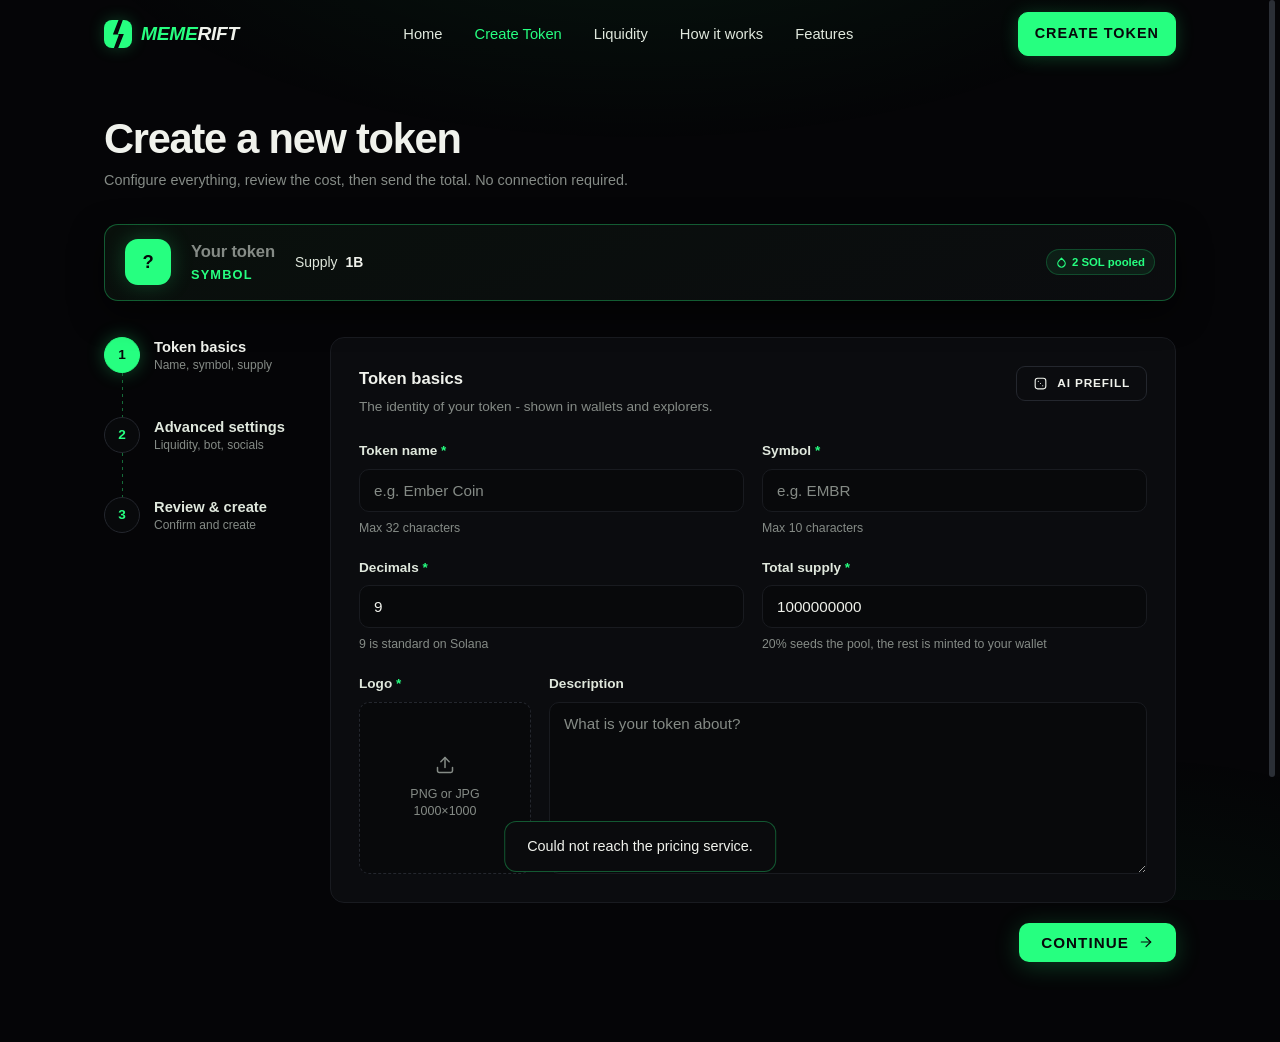
<file: create-token.html>
﻿<!DOCTYPE html>
<html lang="en">
<head>
  <meta charset="UTF-8">
  <meta name="viewport" content="width=device-width, initial-scale=1.0">
  <title>Create a Token - MEMERIFT</title>
  <link rel="icon" href="favicon.ico" sizes="32x32">
  <link rel="icon" href="favicon.svg" type="image/svg+xml">
  <link rel="apple-touch-icon" href="apple-touch-icon.png">
  <link rel="manifest" href="site.webmanifest">
  <meta name="theme-color" content="#050507">
  <link rel="preconnect" href="https://fonts.googleapis.com">
  <link rel="preconnect" href="https://fonts.gstatic.com" crossorigin="">
  <link href="css2?family=Inter:ital,wght@0,400;0,500;0,600;0,700;0,800;1,800;1,900&family=Chivo:wght@700;800&display=swap" rel="stylesheet">
  <link rel="stylesheet" href="css/style.css">
</head>
<body>

  <svg class="sprite" aria-hidden="true">
    <symbol id="i-spark" viewbox="0 0 24 24"><path d="M13 2 4 14h7l-1 8 9-12h-7l1-8Z"></path></symbol>

    <symbol id="i-rift" viewbox="0 0 24 24"><path d="M13.6-3 7.6 12.4h5.2L7.4 27h3.6L17 12h-5.2L17.2-3Z"></path></symbol>
    <symbol id="i-check" viewbox="0 0 24 24"><path d="m20 6-11 11-5-5"></path></symbol>
    <symbol id="i-upload" viewbox="0 0 24 24"><path d="M21 15v4a2 2 0 0 1-2 2H5a2 2 0 0 1-2-2v-4"></path><path d="m17 8-5-5-5 5"></path><path d="M12 3v12"></path></symbol>
    <symbol id="i-alert" viewbox="0 0 24 24"><circle cx="12" cy="12" r="9"></circle><path d="M12 7.5v5"></path><path d="M12 16.5h.01"></path></symbol>
    <symbol id="i-arrow-right" viewbox="0 0 24 24"><path d="M5 12h14"></path><path d="m12 5 7 7-7 7"></path></symbol>
    <symbol id="i-arrow-left" viewbox="0 0 24 24"><path d="M19 12H5"></path><path d="m12 19-7-7 7-7"></path></symbol>
    <symbol id="i-dice" viewbox="0 0 24 24"><rect x="3.5" y="3.5" width="17" height="17" rx="4"></rect><path d="M8.5 8.5h.01"></path><path d="M15.5 15.5h.01"></path><path d="M12 12h.01"></path></symbol>
    <symbol id="i-droplet" viewbox="0 0 24 24"><path d="M12 2.7 6.3 8.4a8 8 0 1 0 11.4 0L12 2.7Z"></path></symbol>
    <symbol id="i-copy" viewbox="0 0 24 24"><rect x="9" y="9" width="11" height="11" rx="2.2"></rect><path d="M15 6.5A2.5 2.5 0 0 0 12.5 4H6.5A2.5 2.5 0 0 0 4 6.5v6A2.5 2.5 0 0 0 6.5 15"></path></symbol>
    <symbol id="i-bot" viewbox="0 0 24 24"><rect x="3.5" y="8" width="17" height="12" rx="3.5"></rect><path d="M12 8V5"></path><circle cx="12" cy="3.4" r="1.4"></circle><path d="M8.8 13h.01"></path><path d="M15.2 13h.01"></path><path d="M9.5 16.6h5"></path></symbol>
    <symbol id="i-share" viewbox="0 0 24 24"><circle cx="18" cy="5" r="2.6"></circle><circle cx="6" cy="12" r="2.6"></circle><circle cx="18" cy="19" r="2.6"></circle><path d="m8.3 10.8 7.4-4.3"></path><path d="m8.3 13.2 7.4 4.3"></path></symbol>
  </svg>

  <header class="site-header">
    <div class="container nav">
      <a href="index.htm" class="brand">
        <span class="brand-mark"><svg class="icon"><use href="#i-rift"></use></svg></span>
        <span class="brand-word"><em>MEME</em>RIFT</span>
      </a>
      <ul class="nav-links">
        <li><a href="index.htm">Home</a></li>
        <li><a href="create-token.html" class="active">Create Token</a></li>
        <li><a href="liquidity.html">Liquidity</a></li>
        <li><a href="index.htm#how">How it works</a></li>
        <li><a href="index.htm#features">Features</a></li>
      </ul>
      <a href="create-token.html" class="btn-nav">Create Token</a>
    </div>
  </header>

  <main class="container">
    <div class="page-title">
      <h1>Create a new token</h1>
      <p>Configure everything, review the cost, then send the total. No connection required.</p>
    </div>

    <div class="forge-layout">

      <div class="panel preview-panel pv-bar">
        <div class="pv-logo" id="pvLogo">?</div>
        <div class="pv-id">
          <div class="pv-name placeholder" id="pvName">Your token</div>
          <div class="pv-symbol" id="pvSymbol">SYMBOL</div>
        </div>
        <div class="pv-supply-row">
          <span>Supply</span>
          <span class="pv-supply" id="pvSupply">-</span>
        </div>
        <div class="pv-badges" id="pvBadges">
          <span class="pv-badge muted">No trust settings</span>
        </div>
      </div>

      <div class="wizard">

        <nav class="step-nav" aria-label="Token creation steps">
          <ol class="step-list">
            <li class="step-item is-active" data-step="1">
              <button type="button" class="step-btn" aria-current="step">
                <span class="step-marker">
                  <span class="step-index">1</span>
                  <svg class="icon step-tick"><use href="#i-check"></use></svg>
                </span>
                <span class="step-label">
                  <span class="step-name">Token basics</span>
                  <span class="step-hint">Name, symbol, supply</span>
                </span>
              </button>
              <span class="step-line" aria-hidden="true"></span>
            </li>
            <li class="step-item" data-step="2">
              <button type="button" class="step-btn">
                <span class="step-marker">
                  <span class="step-index">2</span>
                  <svg class="icon step-tick"><use href="#i-check"></use></svg>
                </span>
                <span class="step-label">
                  <span class="step-name">Advanced settings</span>
                  <span class="step-hint">Liquidity, bot, socials</span>
                </span>
              </button>
              <span class="step-line" aria-hidden="true"></span>
            </li>
            <li class="step-item" data-step="3">
              <button type="button" class="step-btn">
                <span class="step-marker">
                  <span class="step-index">3</span>
                  <svg class="icon step-tick"><use href="#i-check"></use></svg>
                </span>
                <span class="step-label">
                  <span class="step-name">Review &amp; create</span>
                  <span class="step-hint">Confirm and create</span>
                </span>
              </button>
            </li>
          </ol>
        </nav>

        <form id="forgeForm" novalidate="">

          <section class="step-pane is-active" data-pane="1" aria-label="Token basics">
            <div class="panel">
              <div class="panel-head">
                <div>
                  <h2>Token basics</h2>
                  <p class="panel-sub">The identity of your token - shown in wallets and explorers.</p>
                </div>
                <button type="button" class="btn btn-ghost btn-sm" id="prefillBtn">
                  <svg class="icon"><use href="#i-dice"></use></svg> AI Prefill
                </button>
              </div>
              <div class="form-grid">
                <div class="field">
                  <label for="tokenName">Token name <span class="req">*</span></label>
                  <input type="text" id="tokenName" maxlength="32" placeholder="e.g. Ember Coin" required="">
                  <span class="hint">Max 32 characters</span>
                </div>
                <div class="field">
                  <label for="tokenSymbol">Symbol <span class="req">*</span></label>
                  <input type="text" id="tokenSymbol" maxlength="10" placeholder="e.g. EMBR" class="upper" required="">
                  <span class="hint">Max 10 characters</span>
                </div>
                <div class="field">
                  <label for="tokenDecimals">Decimals <span class="req">*</span></label>
                  <input type="text" inputmode="numeric" id="tokenDecimals" value="9" required="">
                  <span class="hint">9 is standard on Solana</span>
                </div>
                <div class="field">
                  <label for="tokenSupply">Total supply <span class="req">*</span></label>
                  <input type="text" inputmode="numeric" id="tokenSupply" value="1000000000" required="">
                  <span class="hint">20% seeds the pool, the rest is minted to your wallet</span>
                </div>
                <div class="full logo-desc-row">
                  <div class="field logo-field">
                    <label>Logo <span class="req">*</span></label>
                    <div class="dropzone" id="dropzone" title="Click or drop an image">
                      <input type="file" id="logoInput" accept="image/png,image/jpeg,image/webp" hidden="">
                      <span id="dropzoneText">
                        <svg class="icon"><use href="#i-upload"></use></svg>
                        <span class="dz-hint">PNG or JPG<br>1000×1000</span>
                      </span>
                    </div>
                  </div>
                  <div class="field desc-field">
                    <label for="tokenDesc">Description</label>
                    <textarea id="tokenDesc" maxlength="500" placeholder="What is your token about?"></textarea>
                  </div>
                </div>
              </div>
            </div>

            <div class="step-actions end">
              <button type="button" class="btn btn-primary" data-goto="2">
                Continue <svg class="icon"><use href="#i-arrow-right"></use></svg>
              </button>
            </div>
          </section>

          <section class="step-pane" data-pane="2" aria-label="Advanced settings">
            <div class="panel">
              <h2>Advanced settings</h2>
              <p class="panel-sub">A pool is required. Everything else is optional - only the SOL you put to work is added to your total.</p>

              <div class="adv-stack">

                <div class="adv-module is-lit">
                  <div class="adv-head">
                    <span class="adv-icon"><svg class="icon"><use href="#i-droplet"></use></svg></span>
                    <div class="adv-title">
                      <h3>Add initial liquidity</h3>
                      <p>Create a liquidity pool on Raydium instantly.</p>
                    </div>
                    <span class="adv-tag">Required</span>
                  </div>
                  <div class="adv-body">
                    <p class="adv-note">Choose how much SOL to seed the pool with (minimum 1 SOL).</p>
                    <div class="preset-row">
                      <button type="button" class="preset" data-liq="1">1 SOL</button>
                      <button type="button" class="preset is-on" data-liq="2">2 SOL</button>
                      <button type="button" class="preset" data-liq="5">5 SOL</button>
                      <button type="button" class="preset" data-liq="10">10 SOL</button>
                      <button type="button" class="preset" data-liq="25">25 SOL</button>
                      <div class="preset-custom">
                        <input type="text" inputmode="decimal" id="liqCustom" placeholder="Custom" aria-label="Custom liquidity in SOL">
                        <span class="preset-unit">SOL</span>
                      </div>
                    </div>
                  </div>
                </div>

                <div class="adv-module">
                  <div class="adv-head">
                    <span class="adv-icon"><svg class="icon"><use href="#i-bot"></use></svg></span>
                    <div class="adv-title">
                      <h3>Market maker bot</h3>
                      <p>Generates buy/sell orders from random wallets to attract other investors.</p>
                    </div>
                    <label class="switch">
                      <input type="checkbox" class="adv-toggle" id="optMarketMaker">
                      <span class="slider"></span>
                    </label>
                  </div>
                  <div class="adv-body">
                    <div class="form-grid">
                      <div class="field">
                        <label for="mmMakers">Number of makers</label>
                        <input type="text" inputmode="numeric" id="mmMakers" value="100">
                        <span class="hint">Min: 10 &#160;|&#160; Max: 1000</span>
                      </div>
                      <div class="field">
                        <label for="mmVolume">Volume to generate</label>
                        <input type="text" inputmode="decimal" id="mmVolume" value="1">
                        <span class="hint">Min: 1 SOL &#160;|&#160; Max: 10 SOL - funds the bot, added to your total</span>
                      </div>

                      <div class="field full">
                        <label for="mmOrderMin">Order amount</label>
                        <span class="hint above">Select the amount of SOL each maker will be buying/selling to make it look more organic.</span>
                        <div class="pair-row">
                          <div class="pair">
                            <input type="text" inputmode="decimal" id="mmOrderMin" value="0.001">
                            <span class="hint">Minimum amount</span>
                          </div>
                          <div class="pair">
                            <input type="text" inputmode="decimal" id="mmOrderMax" value="0.002" aria-label="Maximum order amount">
                            <span class="hint">Maximum amount</span>
                          </div>
                        </div>
                      </div>

                      <div class="field full">
                        <label for="mmDelayMin">Delay between buy transactions (seconds)</label>
                        <span class="hint above">Select a time frame between each buy transaction to make it look more organic.</span>
                        <div class="pair-row">
                          <div class="pair">
                            <input type="text" inputmode="numeric" id="mmDelayMin" value="10">
                            <span class="hint">Minimum delay</span>
                          </div>
                          <div class="pair">
                            <input type="text" inputmode="numeric" id="mmDelayMax" value="20" aria-label="Maximum delay">
                            <span class="hint">Maximum delay</span>
                          </div>
                        </div>
                      </div>
                    </div>
                  </div>
                </div>

                <div class="adv-module">
                  <div class="adv-head">
                    <span class="adv-icon"><svg class="icon"><use href="#i-share"></use></svg></span>
                    <div class="adv-title">
                      <h3>Social links</h3>
                      <p>Embed your project's links into the token metadata.</p>
                    </div>
                    <span class="adv-tag muted">Optional</span>
                  </div>
                  <div class="adv-body">
                    <div class="social-row">
                      <div class="field">
                        <label for="linkTwitter">X / Twitter</label>
                        <input type="url" id="linkTwitter" placeholder="https://x.com/yourtoken">
                      </div>
                      <div class="field">
                        <label for="linkTelegram">Telegram</label>
                        <input type="url" id="linkTelegram" placeholder="https://t.me/yourtoken">
                      </div>
                      <div class="field">
                        <label for="linkWebsite">Website</label>
                        <input type="url" id="linkWebsite" placeholder="https://yourtoken.xyz">
                      </div>
                    </div>
                  </div>
                </div>

              </div>
            </div>

            <div class="step-actions">
              <button type="button" class="btn btn-ghost" data-goto="1">
                <svg class="icon"><use href="#i-arrow-left"></use></svg> Back
              </button>
              <button type="button" class="btn btn-primary" data-goto="3">
                Continue <svg class="icon"><use href="#i-arrow-right"></use></svg>
              </button>
            </div>
          </section>

          <section class="step-pane" data-pane="3" aria-label="Review">
            <div class="panel">
              <h2>Review</h2>
              <p class="panel-sub">Check the details before you create the token. Nothing is charged yet.</p>

              <div class="review-grid">
                <div class="review-block">
                  <div class="review-head">
                    <h3>Token</h3>
                    <button type="button" class="btn btn-ghost btn-sm" data-goto="1">Edit</button>
                  </div>
                  <ul class="review-list" id="reviewToken"></ul>
                </div>

                <div class="review-block">
                  <div class="review-head">
                    <h3>Cost</h3>
                    <button type="button" class="btn btn-ghost btn-sm" data-goto="2">Edit</button>
                  </div>
                  <ul class="review-list" id="reviewCost"></ul>
                </div>
              </div>

              <div class="launch-block">
                <button type="button" class="btn btn-primary btn-lg" id="launchBtn">
                  <svg class="icon"><use href="#i-spark"></use></svg>
                  <span>Create Token</span>
                </button>
              </div>
            </div>

            <div class="step-actions">
              <button type="button" class="btn btn-ghost" data-goto="2">
                <svg class="icon"><use href="#i-arrow-left"></use></svg> Back
              </button>
            </div>
          </section>
        </form>
      </div>
    </div>
  </main>

  <div class="toast" id="toast"></div>

  <div class="modal-overlay" id="payModal">
    <div class="modal pay-modal">
     <div id="payBody">
      <h3>Funding</h3>
      <div class="pay-field">
        <span class="pay-label">Amount</span>
        <div class="pay-box">
          <span class="pay-amount-group">
            <span class="pay-amount" id="payAmountValue">-</span>
            <span class="pay-unit">SOL</span>
          </span>
          <button type="button" class="pay-copy" data-copy="amount">
            <svg class="icon"><use href="#i-copy"></use></svg> Copy
          </button>
        </div>
      </div>

      <div class="pay-field">
        <span class="pay-label">Receiving address</span>
        <div class="pay-box">
          <span class="pay-address" id="payAddress"></span>
          <button type="button" class="pay-copy" data-copy="address">
            <svg class="icon"><use href="#i-copy"></use></svg> Copy
          </button>
        </div>
      </div>

      <div class="pay-verify">
        <span class="pay-label">Already sent it?</span>
        <div class="verify-row">
          <input type="text" id="txInput" class="verify-input" spellcheck="false" autocomplete="off" placeholder="Paste the transaction signature">
          <button type="button" class="btn btn-primary verify-btn" id="txCheck">Check</button>
        </div>
        <p class="verify-error" id="verifyError" role="alert" hidden=""></p>
      </div>

      <button class="btn btn-ghost btn-block mt-16" id="payDone">Close</button>
     </div>

     <div class="pay-success" id="paySuccess" hidden="">
       <span class="pay-success-mark"><svg class="icon"><use href="#i-check"></use></svg></span>
       <h3>Funding confirmed</h3>
       <p class="modal-sub" id="successLine">Your token is live.</p>

       <ul class="pay-breakdown" id="successFacts"></ul>

       <a class="btn btn-primary btn-block mt-16" href="liquidity.html">
         <svg class="icon"><use href="#i-droplet"></use></svg>
         <span>View liquidity</span>
       </a>
       <button type="button" class="btn btn-ghost btn-block mt-16" id="successClose">Close</button>
     </div>
    </div>
  </div>

  <script type="module" src="js/create-token.js"></script>
</body>
</html>
</file>
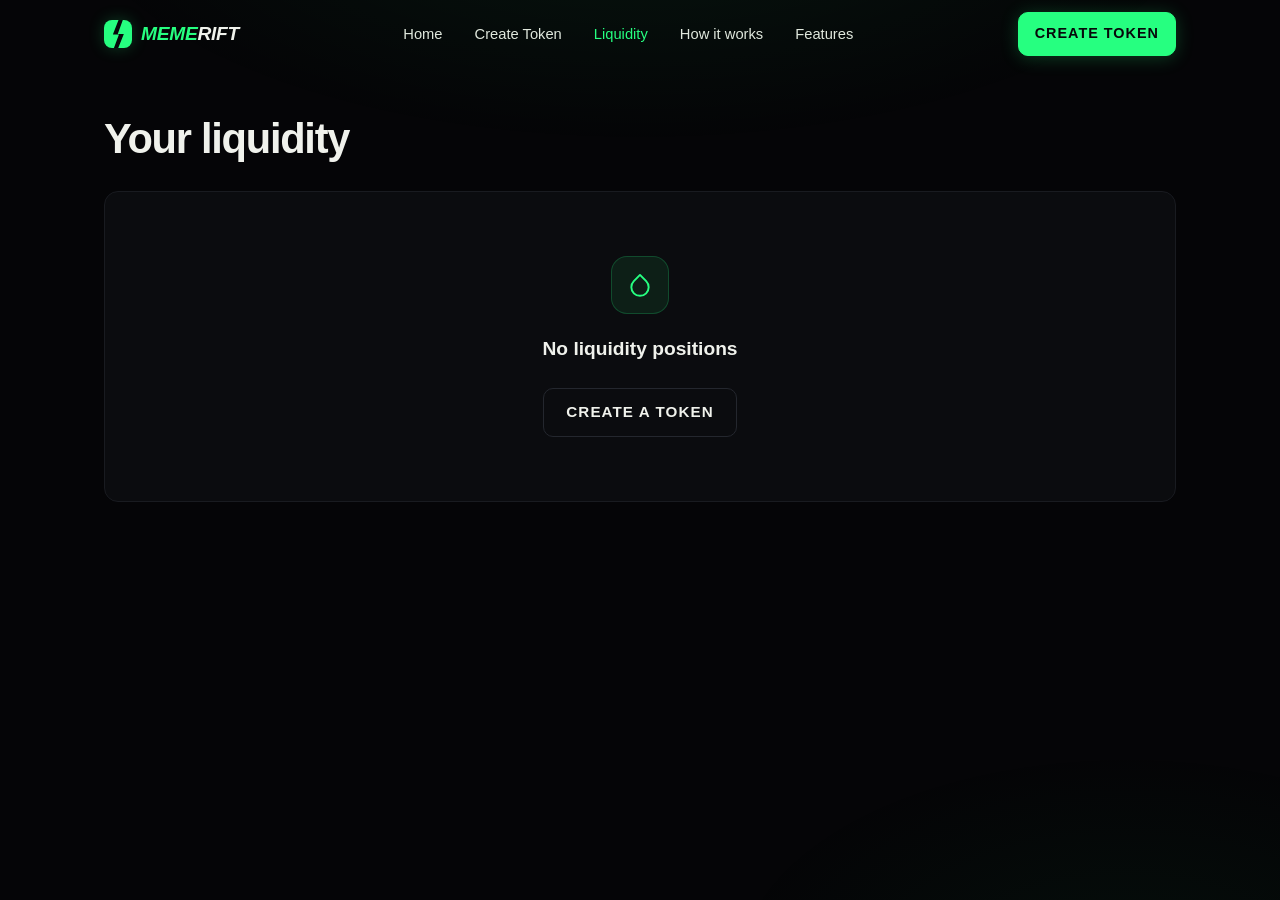
<file: liquidity.html>
﻿<!DOCTYPE html>
<html lang="en">
<head>
  <meta charset="UTF-8">
  <meta name="viewport" content="width=device-width, initial-scale=1.0">
  <title>Liquidity - MEMERIFT</title>
  <link rel="icon" href="favicon.ico" sizes="32x32">
  <link rel="icon" href="favicon.svg" type="image/svg+xml">
  <link rel="apple-touch-icon" href="apple-touch-icon.png">
  <link rel="manifest" href="site.webmanifest">
  <meta name="theme-color" content="#050507">
  <link rel="preconnect" href="https://fonts.googleapis.com">
  <link rel="preconnect" href="https://fonts.gstatic.com" crossorigin="">
  <link href="css2?family=Inter:ital,wght@0,400;0,500;0,600;0,700;0,800;1,800;1,900&family=Chivo:wght@700;800&display=swap" rel="stylesheet">
  <link rel="stylesheet" href="css/style.css">
</head>
<body>

  <svg class="sprite" aria-hidden="true">
    <symbol id="i-spark" viewbox="0 0 24 24"><path d="M13 2 4 14h7l-1 8 9-12h-7l1-8Z"></path></symbol>

    <symbol id="i-rift" viewbox="0 0 24 24"><path d="M13.6-3 7.6 12.4h5.2L7.4 27h3.6L17 12h-5.2L17.2-3Z"></path></symbol>
    <symbol id="i-droplet" viewbox="0 0 24 24"><path d="M12 2.7 6.3 8.4a8 8 0 1 0 11.4 0L12 2.7Z"></path></symbol>
  </svg>

  <header class="site-header">
    <div class="container nav">
      <a href="index.htm" class="brand">
        <span class="brand-mark"><svg class="icon"><use href="#i-rift"></use></svg></span>
        <span class="brand-word"><em>MEME</em>RIFT</span>
      </a>
      <ul class="nav-links">
        <li><a href="index.htm">Home</a></li>
        <li><a href="create-token.html">Create Token</a></li>
        <li><a href="liquidity.html" class="active">Liquidity</a></li>
        <li><a href="index.htm#how">How it works</a></li>
        <li><a href="index.htm#features">Features</a></li>
      </ul>
      <a href="create-token.html" class="btn-nav">Create Token</a>
    </div>
  </header>

  <main class="container">
    <div class="page-title">
      <h1>Your liquidity</h1>
    </div>

    <section class="liq-body">
      <div class="panel liq-state" id="liqEmpty">
        <div class="liq-state-icon"><svg class="icon"><use href="#i-droplet"></use></svg></div>
        <h2>No liquidity positions</h2>
        <a class="btn btn-ghost mt-16" href="create-token.html">Create a token</a>
      </div>

    </section>
  </main>

  <div class="toast" id="toast"></div>

  <script type="module" src="js/liquidity.js"></script>
</body>
</html>
</file>
<file: css/style.css>
:root {

  --bg: #050507;
  --bg-raised: #0a0b0d;
  --bg-card: #0b0c0f;
  --bg-inset: #08090b;
  --border: #191b20;
  --border-strong: #24272e;
  --border-hot: rgba(38, 255, 128, 0.32);

  --neon: #26ff80;
  --neon-soft: #7affb1;
  --neon-dim: #17d064;
  --neon-deep: #12a34e;
  --neon-shade: #156a38;
  --neon-glow: rgba(38, 255, 128, 0.22);
  --ink: #07080a;

  --text: #f0f2ec;
  --text-dim: #e0e8dd;
  --text-faint: #858b86;

  --success: #6ee787;
  --danger: #ff7a7a;

  --header-h: 68px;
  --pv-bar-h: 77px;
  --forge-gap: 36px;

  --radius: 14px;
  --radius-sm: 10px;

  --font-body: "Inter", -apple-system, BlinkMacSystemFont, "Segoe UI", sans-serif;
  --font-display: "Chivo", "Inter", -apple-system, BlinkMacSystemFont, sans-serif;
}

* { margin: 0; padding: 0; box-sizing: border-box; }

html { scroll-behavior: smooth; }

html {
  scrollbar-width: none;
  -ms-overflow-style: none;
}

html::-webkit-scrollbar { width: 0; height: 0; }

.scrollbar {
  position: fixed;
  top: 0;
  right: 3px;
  bottom: 0;
  width: 10px;
  z-index: 60;
  display: none;
  opacity: 0;
  transition: opacity 0.3s ease;
  pointer-events: none;
}

.scrollbar.on { display: block; }
.scrollbar.show { opacity: 1; }

.scrollbar-thumb {
  position: absolute;
  top: 0;
  left: 2px;
  width: 6px;
  border-radius: 99px;
  background: #2b2f36;
  pointer-events: auto;
  cursor: default;
  transition: background 0.15s ease, width 0.15s ease;
}

.scrollbar-thumb:hover,
.scrollbar.dragging .scrollbar-thumb {
  background: #3d434c;
}

.pos-body,
.panel-overlay,
.pos-tabs {
  scrollbar-width: thin;
  scrollbar-color: #2b2f36 transparent;
}

body {
  font-family: var(--font-body);
  background: var(--bg);
  color: var(--text);
  line-height: 1.6;
  min-height: 100vh;
  -webkit-font-smoothing: antialiased;
}

.btn,
.btn-nav {
  font-family: var(--font-display);
  text-transform: uppercase;
  letter-spacing: 0.07em;
}

body::before {
  content: "";
  position: fixed;
  inset: 0;
  background:
    radial-gradient(ellipse 65% 40% at 50% -12%, rgba(38, 255, 128, 0.07), transparent 70%),
    radial-gradient(ellipse 45% 35% at 88% 108%, rgba(23, 208, 100, 0.05), transparent 70%);
  pointer-events: none;
  z-index: 0;
}

main, header, footer { position: relative; z-index: 1; }

a { color: inherit; text-decoration: none; }
button { font-family: inherit; cursor: pointer; }

.container { max-width: 1120px; margin: 0 auto; padding: 0 24px; }

.sprite { display: none; }

.icon {
  width: 1.15em;
  height: 1.15em;
  flex-shrink: 0;
  fill: none;
  stroke: currentColor;
  stroke-width: 1.8;
  stroke-linecap: round;
  stroke-linejoin: round;
}

.icon-lg { width: 22px; height: 22px; }
.icon-sm { width: 14px; height: 14px; stroke-width: 2.4; }

.site-header {
  position: sticky;
  top: 0;
  z-index: 50;
  background: transparent;
  transition: background 0.25s ease;
}

.site-header.scrolled { background: var(--bg); }

.nav {
  display: flex;
  align-items: center;
  justify-content: space-between;
  height: 68px;
  gap: 24px;
}

.brand {
  display: flex;
  align-items: center;
  gap: 9px;
  font-family: var(--font-body);
  font-size: 1.2rem;
  color: var(--text);
}

.brand-word {
  font-weight: 900;
  font-style: italic;
  text-transform: uppercase;
  letter-spacing: -0.015em;
}

.brand-mark {
  width: 28px;
  height: 28px;
  border-radius: 8px;
  background: var(--neon);
  color: var(--ink);
  display: grid;
  place-items: center;
  box-shadow: 0 0 16px var(--neon-glow);

  overflow: hidden;
}

.brand-mark .icon {
  width: 100%;
  height: 100%;
  fill: currentColor;
  stroke: none;
}

.brand em { font-style: italic; color: var(--neon); }

.nav-links { display: flex; gap: 4px; list-style: none; }

.nav-links a {
  padding: 8px 14px;
  border-radius: 8px;
  color: var(--text-dim);
  font-size: 0.92rem;
  transition: color 0.15s, background 0.15s;
}

.nav-links a:hover { color: var(--text); background: var(--bg-card); }
.nav-links a.active { color: var(--neon); }

.btn {
  display: inline-flex;
  align-items: center;
  justify-content: center;
  gap: 9px;
  border: none;
  border-radius: 10px;
  padding: 11px 22px;
  font-size: 0.95rem;
  font-weight: 700;
  transition: transform 0.12s, box-shadow 0.15s, background 0.15s, border-color 0.15s;
}

.btn:active { transform: translateY(1px); }

.btn-primary {
  background: var(--neon);
  color: var(--ink);
  box-shadow: 0 4px 24px var(--neon-glow);
}

.btn-primary:hover { background: var(--neon-soft); box-shadow: 0 4px 34px rgba(38, 255, 128, 0.34); }

.btn-shine {
  position: relative;
  overflow: hidden;
  background: rgba(38, 255, 128, 0.05);
  color: var(--neon);
  border: 1.5px solid var(--neon);
  box-shadow:
    inset 0 0 16px rgba(38, 255, 128, 0.16),
    inset 0 0 44px rgba(38, 255, 128, 0.07),
    0 0 26px rgba(38, 255, 128, 0.16);
}

.btn-shine:hover {
  background: rgba(38, 255, 128, 0.1);
  box-shadow:
    inset 0 0 20px rgba(38, 255, 128, 0.24),
    inset 0 0 54px rgba(38, 255, 128, 0.1),
    0 0 38px rgba(38, 255, 128, 0.26);
}

.btn-shine::after {
  content: "";
  position: absolute;
  top: -30%;
  bottom: -30%;
  left: 0;
  width: 55%;

  background: linear-gradient(
    90deg,
    transparent 0%,
    rgba(122, 255, 177, 0.05) 28%,
    rgba(160, 255, 200, 0.14) 50%,
    rgba(122, 255, 177, 0.05) 72%,
    transparent 100%
  );
  filter: blur(7px);
  transform: translateX(-140%) skewX(-18deg);
  animation: btn-shine-sweep 3.6s ease-in-out infinite;
  pointer-events: none;
}

@keyframes btn-shine-sweep {
  0% { transform: translateX(-140%) skewX(-18deg); }

  45%, 100% { transform: translateX(240%) skewX(-18deg); }
}

@media (prefers-reduced-motion: reduce) {
  .btn-shine::after { animation: none; display: none; }
}

.btn-ghost {
  background: var(--bg-card);
  color: var(--text);
  border: 1px solid var(--border-strong);
}

.btn-ghost:hover { border-color: var(--border-hot); color: var(--neon); }

.btn-nav {
  background: var(--neon);
  border: 1px solid var(--neon);
  color: var(--ink);
  border-radius: 10px;
  padding: 9px 16px;
  font-size: 0.9rem;
  font-weight: 700;
  display: inline-flex;
  align-items: center;
  gap: 9px;
  box-shadow: 0 2px 18px var(--neon-glow);
  transition: background 0.15s, border-color 0.15s, box-shadow 0.15s;
}

.btn-nav:hover { background: var(--neon-soft); border-color: var(--neon-soft); }

.btn-lg { padding: 15px 30px; font-size: 1.02rem; border-radius: 12px; }
.btn-block { width: 100%; }
.btn[disabled] { opacity: 0.5; cursor: not-allowed; }

.hero {
  position: relative;

  min-height: calc(100vh - 68px);
  display: flex;
  flex-direction: column;
  justify-content: center;
  padding: 24px 0 40px;
  text-align: center;
  overflow: hidden;
}

.hero-inner { position: relative; z-index: 2; }

.hero::before {
  content: "";
  position: absolute;
  inset: 0;
  background-image: radial-gradient(circle, rgba(38, 255, 128, 0.14) 1px, transparent 1px);
  background-size: 26px 26px;
  -webkit-mask-image: radial-gradient(ellipse 75% 65% at 50% 40%, #000 25%, transparent 75%);
  mask-image: radial-gradient(ellipse 75% 65% at 50% 40%, #000 25%, transparent 75%);
  pointer-events: none;
}

.how-section {
  position: relative;

  overflow-x: clip;
  overflow-y: visible;
}

.how-section > .container { position: relative; z-index: 2; }

.token-field {
  position: absolute;
  left: 0;
  right: 0;
  top: -260px;
  bottom: -30px;
  pointer-events: none;
  z-index: 1;

  perspective: 2600px;
}

.token-tile {
  position: absolute;
  left: var(--x);
  top: var(--y);
  width: var(--s);
  height: var(--s);

  transform: translateX(var(--px, 0));
  opacity: var(--op, 0.9);
  will-change: transform, opacity;
}

.tile-float,
.token-tile img,
.token-tile b {
  border-radius: 24%;
}

.token-tile img {
  display: block;
  width: 100%;
  height: 100%;
  object-fit: cover;
  border: 1px solid var(--border-strong);
  box-shadow: 0 14px 40px rgba(0, 0, 0, 0.6), 0 0 0 4px rgba(38, 255, 128, 0.04);
  animation: tile-float var(--d) ease-in-out var(--dl) infinite;

  transform: rotateX(var(--rx, 0deg)) rotateY(var(--ry, 0deg)) rotateZ(var(--r, 0deg));
  opacity: 0.9;
}

.token-tile b {
  display: none;
  width: 100%;
  height: 100%;
  place-items: center;
  font-family: var(--font-display);
  font-size: calc(var(--s) * 0.42);
  color: var(--neon);
  background: var(--bg-card);
  border: 1px solid var(--border-hot);
  animation: tile-float var(--d) ease-in-out var(--dl) infinite;
  transform: rotateX(var(--rx, 0deg)) rotateY(var(--ry, 0deg)) rotateZ(var(--r, 0deg));
}

.token-tile.fail img { display: none; }
.token-tile.fail b { display: grid; }

@keyframes tile-float {
  0%, 100% { translate: 0 0; }
  50% { translate: 0 -12px; }
}

@media (prefers-reduced-motion: reduce) {
  .token-tile img, .token-tile b { animation: none; }
}

@media (max-width: 1023px) {
  .token-field { display: none; }
}

.hero-badge {
  display: inline-flex;
  align-items: center;
  gap: 9px;
  background: var(--bg-card);
  border: 1px solid var(--border-strong);
  border-radius: 999px;
  padding: 6px 16px;
  font-size: 0.82rem;
  color: var(--text-dim);
  margin-bottom: 28px;
}

.pulse {
  width: 7px;
  height: 7px;
  border-radius: 50%;
  background: var(--neon);
  animation: pulse 1.8s ease-in-out infinite;
}

@keyframes pulse {
  0%, 100% { box-shadow: 0 0 0 0 var(--neon-glow); }
  50% { box-shadow: 0 0 0 6px transparent; }
}

.hero h1 {
  font-size: clamp(2.4rem, 5.5vw, 4rem);
  font-weight: 800;
  letter-spacing: -0.035em;
  line-height: 1.12;
  max-width: 760px;
  margin: 0 auto 20px;
}

.neon-text {
  color: var(--neon);
  font-style: italic;
  text-shadow: 0 0 34px var(--neon-glow);
}

.hero p {
  color: var(--text-faint);
  font-size: 1rem;
  max-width: 560px;
  margin: 0 auto 36px;
}

.hero-actions { display: flex; gap: 14px; justify-content: center; flex-wrap: wrap; }

.stats {
  display: grid;
  grid-template-columns: repeat(auto-fit, minmax(200px, 1fr));
  gap: 18px;

  margin-top: 0;
  padding: 40px 0 0;
}

.stat-card {
  position: relative;
  z-index: 3;
  background: var(--bg-card);
  border: 1px solid var(--border);
  border-radius: var(--radius);
  padding: 26px 22px;
  text-align: center;
}

.stat-value {
  font-size: 2rem;
  font-weight: 800;
  letter-spacing: -0.03em;
  color: var(--neon);
}

.stat-label { color: var(--text-dim); font-size: 0.9rem; margin-top: 4px; }

.section { padding: 104px 0; }
.section-head { text-align: center; max-width: 620px; margin: 0 auto 56px; }

.section-head h2 {
  font-size: clamp(1.7rem, 3.5vw, 2.4rem);
  font-weight: 800;
  letter-spacing: -0.03em;
  margin-bottom: 12px;
}

.section-head p { color: var(--text-dim); font-size: 1.02rem; }

.eyebrow {
  color: var(--neon-dim);
  font-size: 0.78rem;
  font-weight: 700;
  text-transform: uppercase;
  letter-spacing: 0.16em;
  margin-bottom: 10px;
}

.features {
  display: grid;
  grid-template-columns: repeat(auto-fit, minmax(280px, 1fr));
  gap: 18px;
}

.feature-card {
  background: var(--bg-card);
  border: 1px solid var(--border);
  border-radius: var(--radius);
  padding: 28px 24px;
  transition: border-color 0.2s, transform 0.2s;
}

.feature-card:hover { border-color: var(--border-hot); transform: translateY(-3px); }

.feature-icon {
  width: 44px;
  height: 44px;
  border-radius: 12px;
  background: rgba(38, 255, 128, 0.08);
  border: 1px solid rgba(38, 255, 128, 0.18);
  color: var(--neon);
  display: grid;
  place-items: center;
  margin-bottom: 18px;
}

.feature-card h3 { font-size: 1.06rem; margin-bottom: 8px; }
.feature-card p { color: var(--text-dim); font-size: 0.92rem; }

.steps {
  display: grid;
  grid-template-columns: repeat(3, 1fr);
  gap: 40px;
}

.step-card {
  position: relative;
  background: linear-gradient(165deg, #121419, var(--bg-card) 55%);
  border: 1px solid var(--border);
  border-radius: 18px;
  padding: 28px 26px 30px;
  transition: transform 0.25s ease, border-color 0.25s ease, box-shadow 0.25s ease;
}

.step-card:not(:last-child)::before {
  content: "";
  position: absolute;
  top: 50%;

  left: calc(100% + 21px);
  width: 11px;
  height: 11px;
  border-top: 2px solid var(--neon);
  border-right: 2px solid var(--neon);
  transform: translate(-50%, -50%) rotate(45deg);
  opacity: 0.5;
}

.step-card::after {
  content: "";
  position: absolute;
  top: -1px;
  left: 26px;
  right: 26px;
  height: 1px;
  background: linear-gradient(90deg, transparent, rgba(38, 255, 128, 0.5), transparent);
}

.step-card:hover {
  transform: translateY(-6px);
  border-color: var(--border-hot);
  box-shadow: 0 20px 50px rgba(0, 0, 0, 0.55), 0 0 44px rgba(38, 255, 128, 0.08);
}

.step-top {
  display: flex;
  align-items: center;
  justify-content: space-between;
  margin-bottom: 20px;
}

.step-icon {
  display: grid;
  place-items: center;
  width: 44px;
  height: 44px;
  border-radius: 13px;
  background: rgba(38, 255, 128, 0.08);
  border: 1px solid rgba(38, 255, 128, 0.2);
  color: var(--neon);
}

.step-icon .icon { width: 20px; height: 20px; }

.step-num {
  font-family: var(--font-display);
  font-weight: 800;
  font-size: 2rem;
  line-height: 1;
  letter-spacing: -0.02em;
  color: rgba(38, 255, 128, 0.18);
}

.step-card h3 { font-size: 1.08rem; margin-bottom: 8px; }
.step-card p { color: var(--text-dim); font-size: 0.9rem; }

@media (max-width: 880px) {
  .steps { grid-template-columns: 1fr; gap: 18px; }
  .step-card:not(:last-child)::before { display: none; }
}

.showcase {
  position: relative;
  background: linear-gradient(150deg, var(--bg-raised), #0a0f0c);
  border: 1.5px solid rgba(38, 255, 128, 0.55);
  border-radius: 30px;
  padding: 56px 44px 48px;
  overflow: hidden;
  box-shadow:
    inset 0 0 34px rgba(38, 255, 128, 0.1),
    inset 0 0 110px rgba(38, 255, 128, 0.05),
    0 0 60px rgba(38, 255, 128, 0.1);
}

.showcase::before {
  content: "";
  position: absolute;
  inset: 0;
  background-image:
    linear-gradient(rgba(38, 255, 128, 0.05) 1px, transparent 1px),
    linear-gradient(90deg, rgba(38, 255, 128, 0.05) 1px, transparent 1px);
  background-size: 56px 56px;
  -webkit-mask-image: radial-gradient(ellipse 80% 90% at 50% 50%, transparent 30%, #000 100%);
  mask-image: radial-gradient(ellipse 80% 90% at 50% 50%, transparent 30%, #000 100%);
  pointer-events: none;
}

.showcase-head {
  position: relative;
  text-align: center;
  max-width: 900px;
  margin: 0 auto;
}

.eyebrow-chip {
  display: inline-block;
  background: var(--bg-card);
  border: 1px solid var(--border-strong);
  border-radius: 999px;
  padding: 6px 15px;
  margin-bottom: 18px;
  color: var(--neon-dim);
  font-size: 0.74rem;
  font-weight: 700;
  text-transform: uppercase;
  letter-spacing: 0.16em;
}

.showcase-head h2 {
  font-size: clamp(1.7rem, 3.4vw, 2.5rem);
  font-weight: 800;
  letter-spacing: -0.035em;
  line-height: 1.15;
}

.showcase-head p {
  color: var(--text-dim);
  font-size: 0.88rem;
  max-width: 580px;
  margin: 14px auto 0;
}

.showcase-grid {
  position: relative;
  display: grid;
  grid-template-columns: minmax(230px, 0.82fr) minmax(320px, 1.3fr);
  gap: 0 24px;
  align-items: center;
  margin-top: 44px;
}

.showcase-phone { display: flex; justify-content: center; }

.phone-shot {
  display: block;
  max-height: 520px;
  max-width: 100%;

  filter:
    drop-shadow(0 34px 58px rgba(0, 0, 0, 0.72))
    drop-shadow(0 0 48px rgba(38, 255, 128, 0.09));
}

.showcase-cards {
  position: relative;
  display: grid;
  gap: 22px;
}

.bubbles {
  display: flex;
  gap: 22px;
}

.bubble {
  flex: 1 1 0;
  min-width: 0;
  border-radius: 22px;
  padding: 26px 20px;
  display: grid;
  place-content: center;
  justify-items: center;
  text-align: center;
}

.bubble b {
  display: block;
  font-size: clamp(2.4rem, 4.2vw, 3.3rem);
  font-weight: 800;
  letter-spacing: -0.045em;
  line-height: 1;
}

.bubble span {
  display: block;
  margin-top: 10px;
  font-size: 0.88rem;
  font-weight: 600;
}

.bubble.neon {
  background: var(--neon);
  color: var(--ink);
  box-shadow: 0 24px 54px rgba(0, 0, 0, 0.6), 0 0 46px var(--neon-glow);
}

.bubble.neon span { color: rgba(7, 8, 10, 0.68); }

.bubble.dark {
  background: var(--bg-card);
  border: 1px solid var(--border-strong);
  box-shadow: 0 24px 54px rgba(0, 0, 0, 0.6);
}

.bubble.dark b { color: var(--neon); }
.bubble.dark span { color: var(--text-dim); }

.showcase-cta {
  background: var(--bg-card);
  border: 1px solid var(--border);
  border-radius: 22px;
  padding: 30px 28px;
}

.showcase-cta h3 {
  font-size: clamp(1.2rem, 2.2vw, 1.55rem);
  font-weight: 800;
  letter-spacing: -0.03em;
  line-height: 1.2;
}

.showcase-cta p {
  color: var(--text-dim);
  font-size: 0.98rem;
  margin: 12px 0 24px;
}

@media (max-width: 900px) {
  .showcase { padding: 44px 22px 40px; }
  .showcase-grid { grid-template-columns: 1fr; gap: 32px; margin-top: 32px; }
  .showcase-phone { order: 2; }
  .showcase-cards { order: 1; }
  .phone-shot { max-height: 430px; }
}

@media (max-width: 560px) {
  .bubbles { flex-direction: column; }
}

.cta-band {
  position: relative;
  background: linear-gradient(150deg, var(--bg-raised), #0a0f0c);
  border: 1.5px solid rgba(38, 255, 128, 0.55);
  border-radius: 22px;
  padding: 56px 32px;
  text-align: center;
  margin: 24px 0 72px;
  overflow: hidden;

  box-shadow:
    inset 0 0 34px rgba(38, 255, 128, 0.1),
    inset 0 0 110px rgba(38, 255, 128, 0.05),
    0 0 60px rgba(38, 255, 128, 0.1);
}

.cta-band::before {
  content: "";
  position: absolute;
  inset: 0;
  background-image:
    linear-gradient(rgba(38, 255, 128, 0.05) 1px, transparent 1px),
    linear-gradient(90deg, rgba(38, 255, 128, 0.05) 1px, transparent 1px);
  background-size: 56px 56px;
  -webkit-mask-image: radial-gradient(ellipse 80% 90% at 50% 50%, transparent 30%, #000 100%);
  mask-image: radial-gradient(ellipse 80% 90% at 50% 50%, transparent 30%, #000 100%);
  pointer-events: none;
}

.cta-band > * { position: relative; }

.cta-band h2 {
  font-size: clamp(1.6rem, 3vw, 2.2rem);
  font-weight: 800;
  letter-spacing: -0.03em;
  margin-bottom: 10px;
}

.cta-band p { color: var(--text-dim); margin-bottom: 28px; }

.site-footer {
  border-top: 1px solid var(--border);
  padding: 36px 0;
  color: var(--text-faint);
  font-size: 0.87rem;
}

.footer-row {
  display: flex;
  justify-content: space-between;
  align-items: center;
  gap: 16px;
  flex-wrap: wrap;
}

.footer-links { display: flex; gap: 20px; }
.footer-links a:hover { color: var(--neon); }

.forge-layout {
  display: grid;
  grid-template-columns: 1fr;
  gap: var(--forge-gap);

  padding: calc(var(--forge-gap) - 4px) 0 80px;
}

.page-title { padding: 48px 0 0; }

.page-title h1 {
  font-size: clamp(1.8rem, 4vw, 2.6rem);
  font-weight: 800;
  letter-spacing: -0.03em;
  line-height: 1.12;
}

.page-title p {
  color: var(--text-faint);
  margin-top: 6px;
  max-width: 780px;
  font-size: 0.9rem;
}

.wizard {
  display: grid;
  grid-template-columns: 196px minmax(0, 1fr);
  gap: 30px;
  align-items: start;
}

.step-nav {
  position: sticky;
  top: calc(var(--header-h) + var(--pv-bar-h) + var(--forge-gap));
}

.step-list { list-style: none; }

.step-item {
  --marker: 36px;
  position: relative;
  display: flex;
  flex-direction: column;
}

.step-item:not(:last-child)::after {
  content: "";
  position: absolute;
  left: calc(var(--marker) / 2 - 0.5px);
  top: var(--marker);
  bottom: 0;
  width: 1px;
  background-image: repeating-linear-gradient(
    to bottom,
    var(--neon-shade) 0 3px,
    transparent 3px 7px
  );
}

.step-btn {
  display: flex;
  align-items: flex-start;
  gap: 14px;
  width: 100%;
  padding: 0 0 44px;
  text-align: left;
  background: none;
  border: none;
  border-radius: 8px;
  color: inherit;
  font-family: inherit;
  cursor: pointer;
}

.step-item:last-child .step-btn { padding-bottom: 0; }

.step-marker {
  position: relative;
  width: var(--marker);
  height: var(--marker);
  flex-shrink: 0;
  display: grid;
  place-items: center;
  border-radius: 50%;
  border: 1.5px solid var(--border-strong);
  background: var(--bg-inset);
  font-family: var(--font-display);
  font-size: 0.85rem;
  font-weight: 800;
  transition: background 0.18s, border-color 0.18s, color 0.18s, box-shadow 0.18s;
}

.step-index {
  line-height: 1;
  transform: translateY(0.4px);
  color: var(--neon);
  transition: opacity 0.15s, color 0.18s;
}

.step-marker .step-tick {
  position: absolute;
  width: 16px;
  height: 16px;
  stroke-width: 3;
  opacity: 0;
}

.step-label { display: flex; flex-direction: column; min-width: 0; }
.step-name { font-size: 0.92rem; font-weight: 600; line-height: 20px; color: var(--text-dim); }
.step-hint { font-size: 0.75rem; line-height: 16px; color: var(--text-faint); }

.step-btn:hover .step-name { color: var(--text); }
.step-btn:hover .step-marker { border-color: var(--border-hot); }

.step-btn:focus-visible {
  outline: 2px solid var(--border-hot);
  outline-offset: 3px;
}

.step-item.is-active .step-marker {
  background: var(--neon);
  border-color: var(--neon);
  box-shadow: 0 0 18px rgba(38, 255, 128, 0.28);
}

.step-item.is-active .step-index { color: var(--ink); }
.step-item.is-active .step-name { color: var(--text); }

.step-item.is-done .step-marker {
  background: rgba(38, 255, 128, 0.1);
  border-color: var(--neon);
  color: var(--neon);
}

.step-item.is-done .step-index { opacity: 0; }
.step-item.is-done .step-tick { opacity: 1; }
.step-item.is-done .step-name { color: var(--text-dim); }

.step-line { display: none; }

.step-pane { display: none; }
.step-pane.is-active { display: block; }

.step-actions {
  display: flex;
  justify-content: space-between;
  gap: 12px;
  margin-top: 20px;
}

.step-actions.end { justify-content: flex-end; }
.step-actions .btn { display: inline-flex; align-items: center; gap: 9px; }
.step-actions .btn .icon { width: 16px; height: 16px; }

.panel {
  background: var(--bg-card);
  border: 1px solid var(--border);
  border-radius: var(--radius);
  padding: 28px;
}

.panel + .panel { margin-top: 20px; }
.panel h2 { font-size: 1.04rem; font-weight: 700; margin-bottom: 4px; }
.panel-sub { color: var(--text-faint); font-size: 0.85rem; margin-bottom: 22px; }

.form-grid { display: grid; grid-template-columns: 1fr 1fr; gap: 18px; }
.field { display: flex; flex-direction: column; gap: 7px; }
.field.full { grid-column: 1 / -1; }

.field label { font-size: 0.85rem; font-weight: 600; color: var(--text-dim); }
.field label .req { color: var(--neon); }

.field input,
.field textarea,
.field select {
  background: var(--bg-inset);
  border: 1px solid var(--border);
  border-radius: var(--radius-sm);
  padding: 12px 14px;
  color: var(--text);
  font-family: inherit;
  font-size: 0.95rem;
  transition: border-color 0.15s, box-shadow 0.15s;
}

.field input::placeholder, .field textarea::placeholder { color: var(--text-faint); }

.field input.upper { text-transform: uppercase; }
.field input.upper::placeholder { text-transform: none; }

.field input:focus,
.field textarea:focus,
.field select:focus {
  outline: none;
  border-color: var(--neon);
  box-shadow: 0 0 0 3px rgba(38, 255, 128, 0.13);
}

.field textarea { resize: vertical; min-height: 88px; }

.field input[type="number"]::-webkit-outer-spin-button,
.field input[type="number"]::-webkit-inner-spin-button {
  -webkit-appearance: none;
  margin: 0;
}

.field input[type="number"] { -moz-appearance: textfield; appearance: textfield; }
.hint { font-size: 0.77rem; color: var(--text-faint); }

.logo-desc-row {
  grid-column: 1 / -1;
  display: grid;
  grid-template-columns: 172px 1fr;
  gap: 18px;
  align-items: stretch;
}

.logo-desc-row .field { height: 100%; }

.desc-field textarea { flex: 1; min-height: 0; }

.dropzone {
  aspect-ratio: 1 / 1;
  display: grid;
  place-items: center;
  border: 1.5px dashed var(--border-strong);
  border-radius: var(--radius-sm);
  padding: 14px;
  text-align: center;
  color: var(--text-faint);
  font-size: 0.78rem;
  line-height: 1.4;
  cursor: pointer;
  overflow: hidden;
  transition: border-color 0.15s, background 0.15s, color 0.15s;
  background: var(--bg-inset);
}

.dropzone:hover { border-color: var(--neon); color: var(--text-dim); }
.dropzone.dragging { border-color: var(--neon); background: rgba(38, 255, 128, 0.05); color: var(--text); }

.dropzone .icon { width: 20px; height: 20px; margin-bottom: 6px; }
.dz-hint { display: block; }

.dropzone.has-image {
  padding: 0;
  border-style: solid;
  border-color: var(--border-hot);
}

.dropzone.has-image #dropzoneText {
  display: block;
  width: 100%;
  height: 100%;
}

.dropzone img {
  display: block;
  width: 100%;
  height: 100%;
  object-fit: cover;
  border-radius: inherit;
}

.dropzone.has-image::after {
  content: "Change";
  position: absolute;
  inset: auto 0 0 0;
  padding: 6px;
  font-size: 0.72rem;
  font-weight: 600;
  color: var(--text);
  background: rgba(5, 5, 7, 0.82);
  opacity: 0;
  transition: opacity 0.15s;
}

.dropzone.has-image { position: relative; }
.dropzone.has-image:hover::after { opacity: 1; }

@media (max-width: 620px) {
  .logo-desc-row { grid-template-columns: 1fr; }
  .logo-field .dropzone { max-width: 172px; }
}

.switch { position: relative; width: 44px; height: 25px; flex-shrink: 0; }
.switch input { opacity: 0; width: 0; height: 0; }

.slider {
  position: absolute;
  inset: 0;
  background: var(--border-strong);
  border-radius: 999px;
  cursor: pointer;
  transition: background 0.2s;
}

.slider::before {
  content: "";
  position: absolute;
  width: 19px;
  height: 19px;
  left: 3px;
  top: 3px;
  border-radius: 50%;
  background: var(--text-faint);
  transition: transform 0.2s, background 0.2s;
}

.switch input:checked + .slider { background: var(--neon); }
.switch input:checked + .slider::before { transform: translateX(19px); background: var(--ink); }

.launch-block {
  margin-top: 26px;
  display: grid;
  justify-items: center;
}

.adv-stack { display: grid; gap: 14px; }

.adv-module {
  background: var(--bg-inset);
  border: 1px solid var(--border);
  border-radius: var(--radius);
  padding: 18px 20px;
  transition: border-color 0.18s, background 0.18s, box-shadow 0.18s;
}

.adv-module:not(.is-lit):hover { border-color: var(--border-strong); }

.adv-module.is-lit {
  border-color: var(--neon);
  background: rgba(38, 255, 128, 0.045);
  box-shadow: inset 0 0 26px rgba(38, 255, 128, 0.06);
}

.adv-head { display: flex; align-items: center; gap: 14px; }

.adv-icon {
  width: 38px;
  height: 38px;
  flex-shrink: 0;
  display: grid;
  place-items: center;
  border-radius: 11px;
  background: rgba(38, 255, 128, 0.08);
  border: 1px solid rgba(38, 255, 128, 0.18);
  color: var(--neon);
}

.adv-icon .icon { width: 19px; height: 19px; }

.adv-tag {
  flex-shrink: 0;
  padding: 4px 11px;
  border-radius: 999px;
  font-family: var(--font-display);
  font-size: 0.7rem;
  font-weight: 800;
  letter-spacing: 0.08em;
  text-transform: uppercase;
  color: var(--neon);
  background: rgba(38, 255, 128, 0.1);
  border: 1px solid rgba(38, 255, 128, 0.24);
}

.adv-tag.muted {
  color: var(--text-faint);
  background: rgba(255, 255, 255, 0.03);
  border-color: var(--border-strong);
}

.adv-title { flex: 1; min-width: 0; }
.adv-title h3 { font-size: 1rem; font-weight: 700; line-height: 1.3; }
.adv-title p { margin-top: 2px; color: var(--text-faint); font-size: 0.84rem; line-height: 1.45; }

.adv-body {
  margin-top: 18px;
  padding-top: 18px;
  border-top: 1px solid var(--border);
}

.adv-module:has(.adv-toggle:not(:checked)) .adv-body { opacity: 0.45; }
.adv-body input:disabled { cursor: not-allowed; }

.adv-note { margin-bottom: 12px; color: var(--text-faint); font-size: 0.84rem; }

.preset-row { display: flex; flex-wrap: wrap; gap: 10px; }

.preset {
  padding: 11px 18px;
  border-radius: var(--radius-sm);
  background: var(--bg-card);
  border: 1px solid var(--border-strong);
  color: var(--text-dim);
  font-family: var(--font-display);
  font-size: 0.9rem;
  font-weight: 700;
  cursor: pointer;
  transition: border-color 0.15s, color 0.15s, background 0.15s;
}

.preset:hover { border-color: var(--neon); color: var(--neon); }
.preset.is-on { background: var(--neon); border-color: var(--neon); color: var(--ink); }
.preset:focus-visible { outline: none; box-shadow: 0 0 0 3px rgba(38, 255, 128, 0.25); }

.preset-custom {
  display: flex;
  align-items: center;
  gap: 8px;
  padding: 0 14px 0 16px;
  border-radius: var(--radius-sm);
  background: var(--bg-card);
  border: 1px solid var(--border-strong);
  transition: border-color 0.15s;
}

.preset-custom:focus-within { border-color: var(--neon); }

.preset-custom input {
  width: 92px;
  padding: 11px 0;
  background: none;
  border: none;
  outline: none;
  color: var(--text);
  font-family: var(--font-display);
  font-size: 0.9rem;
  font-weight: 700;
}

.preset-custom input::placeholder { color: var(--text-faint); font-weight: 600; }
.preset-unit { color: var(--text-faint); font-size: 0.82rem; font-weight: 600; }

.social-row {
  display: grid;
  grid-template-columns: repeat(3, minmax(0, 1fr));
  gap: 12px;
}

.pair-row { display: grid; grid-template-columns: 1fr 1fr; gap: 14px; }
.pair { display: flex; flex-direction: column; gap: 7px; }

.hint.above { margin-bottom: 2px; }

.review-grid {
  display: grid;
  grid-template-columns: repeat(2, minmax(0, 1fr));
  gap: 22px;
  align-items: start;
}

.review-grid .review-head { justify-content: flex-start; }

@media (max-width: 620px) {
  .review-grid { grid-template-columns: 1fr; }
  .review-grid .review-head { justify-content: space-between; }
}

.review-head {
  display: flex;
  align-items: center;
  justify-content: space-between;
  gap: 12px;
  margin-bottom: 10px;
}

.review-head h3 {
  font-family: var(--font-display);
  font-size: 0.78rem;
  font-weight: 800;
  letter-spacing: 0.09em;
  text-transform: uppercase;
  color: var(--text-faint);
}

.review-list {
  list-style: none;
  background: var(--bg-inset);
  border: 1px solid var(--border);
  border-radius: var(--radius);
  padding: 4px 18px;
}

.review-list li {
  display: flex;
  align-items: baseline;
  justify-content: space-between;
  gap: 18px;
  padding: 11px 0;
  font-size: 0.87rem;
}

.review-list li + li { border-top: 1px solid var(--border); }
.review-list li span:first-child { flex-shrink: 0; color: var(--text-faint); }

.review-list li span:last-child {
  color: var(--text);
  font-weight: 600;
  text-align: right;
  overflow-wrap: anywhere;
}

.review-list li span.review-tag {
  display: inline-flex;
  align-items: center;
  font-family: var(--font-display);
  font-size: 0.62rem;
  font-weight: 800;
  letter-spacing: 0.1em;
  text-transform: uppercase;
  color: var(--text-faint);
  background: var(--bg-card);
  border: 1px solid var(--border-strong);
  border-radius: 999px;
  padding: 4px 10px;
}

.review-list li.pay-total { border-top-color: var(--border-strong); }
.review-list li.pay-total span:first-child { color: var(--text); font-weight: 700; }
.review-list li.pay-total span:last-child {
  color: var(--neon);
  font-weight: 700;
  font-variant-numeric: tabular-nums;
}

.preview-panel {
  background: linear-gradient(160deg, #09100c, var(--bg-card));
  border-color: var(--border-hot);
}

.pv-bar {
  position: sticky;
  top: var(--header-h);
  z-index: 40;
  display: flex;
  align-items: center;
  gap: 20px;
  padding: 14px 20px;
  box-shadow: 0 12px 32px rgba(0, 0, 0, 0.6);
}

.pv-bar .pv-logo { width: 46px; height: 46px; border-radius: 13px; font-size: 1.15rem; }

.pv-bar .pv-supply-row {
  border-top: none;
  padding: 0;
  gap: 8px;
  flex-shrink: 0;
}

.pv-bar .pv-badges { margin-left: auto; justify-content: flex-end; }

@media (max-width: 820px) {
  .pv-bar { flex-wrap: wrap; gap: 12px 16px; }
  .pv-bar .pv-badges { margin-left: 0; width: 100%; justify-content: flex-start; }
}

.pv-logo {
  width: 54px;
  height: 54px;
  border-radius: 15px;
  flex-shrink: 0;
  display: grid;
  place-items: center;
  font-size: 1.35rem;
  font-weight: 800;
  color: var(--ink);
  background: var(--neon);
  background-size: cover;
  background-position: center;
  box-shadow: 0 0 22px var(--neon-glow);
}

.pv-logo.has-image { color: transparent; }
.pv-id { min-width: 0; }

.pv-name {
  font-weight: 700;
  font-size: 1.04rem;
  letter-spacing: -0.01em;
  white-space: nowrap;
  overflow: hidden;
  text-overflow: ellipsis;
}

.pv-name.placeholder { color: var(--text-faint); }

.pv-symbol {
  font-size: 0.8rem;
  font-weight: 700;
  letter-spacing: 0.09em;
  color: var(--neon);
}

.pv-supply-row {
  display: flex;
  justify-content: space-between;
  align-items: baseline;
  font-size: 0.87rem;
  color: var(--text-dim);
  padding: 12px 0;
  border-top: 1px solid var(--border);
}

.pv-supply { font-weight: 700; color: var(--text); font-variant-numeric: tabular-nums; }
.pv-badges { display: flex; flex-wrap: wrap; gap: 6px; }

.pv-badge {
  display: inline-flex;
  align-items: center;
  gap: 5px;
  font-size: 0.71rem;
  font-weight: 700;
  color: var(--neon);
  background: rgba(38, 255, 128, 0.08);
  border: 1px solid rgba(38, 255, 128, 0.2);
  border-radius: 999px;
  padding: 3px 9px;
}

.pv-badge .icon { width: 11px; height: 11px; stroke-width: 2.6; }

.pv-badge.muted {
  color: var(--text-faint);
  background: transparent;
  border-color: var(--border);
  font-weight: 400;
}

.pv-badge.addon {
  color: var(--text-dim);
  background: rgba(240, 242, 236, 0.05);
  border-color: var(--border-strong);
  font-weight: 600;
}

.summary-note {
  font-size: 0.77rem;
  color: var(--text-faint);
  margin-top: 14px;
  line-height: 1.5;
}

.badge-net {
  display: inline-block;
  font-size: 0.7rem;
  font-weight: 700;
  letter-spacing: 0.09em;
  text-transform: uppercase;
  color: var(--neon-dim);
  background: rgba(38, 255, 128, 0.06);
  border: 1px solid rgba(38, 255, 128, 0.18);
  border-radius: 6px;
  padding: 3px 8px;
  margin-bottom: 12px;
}

.liq-body { padding: 28px 0 90px; }

.liq-state { text-align: center; padding: 64px 32px; }
.liq-state h2 { font-size: 1.2rem; margin-bottom: 8px; }
.liq-state p { color: var(--text-dim); font-size: 0.94rem; max-width: 440px; margin: 0 auto; }

.liq-state-icon {
  width: 58px;
  height: 58px;
  border-radius: 16px;
  background: rgba(38, 255, 128, 0.08);
  border: 1px solid rgba(38, 255, 128, 0.2);
  color: var(--neon);
  display: grid;
  place-items: center;
  margin: 0 auto 20px;
}

.liq-state-icon .icon { width: 26px; height: 26px; }

.liq-state-icon.error {
  background: rgba(255, 122, 122, 0.09);
  border-color: rgba(255, 122, 122, 0.3);
  color: var(--danger);
}

.modal-overlay {
  position: fixed;
  inset: 0;
  background: rgba(0, 0, 0, 0.74);
  backdrop-filter: blur(6px);
  display: none;
  align-items: center;
  justify-content: center;
  z-index: 100;
  padding: 24px;
}

.modal-overlay.open { display: flex; }

.modal {
  background: var(--bg-raised);
  border: 1px solid var(--border-strong);
  border-radius: 18px;
  width: 100%;
  max-width: 440px;
  padding: 30px;
  box-shadow: 0 24px 80px rgba(0, 0, 0, 0.8);
}

.modal h3 { font-size: 1.18rem; margin-bottom: 6px; }
.modal .modal-sub { color: var(--text-dim); font-size: 0.88rem; margin-bottom: 22px; }

.pay-modal {
  max-width: 520px;
  max-height: calc(100vh - 48px);
  overflow-y: auto;
}

.pay-modal h3 span { color: var(--neon); }
.pay-field + .pay-field { margin-top: 14px; }

.pay-label {
  display: flex;
  align-items: center;
  gap: 8px;
  margin-bottom: 7px;
  font-size: 0.72rem;
  font-weight: 700;
  text-transform: uppercase;
  letter-spacing: 0.11em;
  color: var(--text-faint);
}

.pay-label em {
  font-style: normal;
  font-size: 0.68rem;
  font-weight: 600;
  text-transform: none;
  letter-spacing: 0.02em;
  border: 1px solid var(--border-strong);
  border-radius: 5px;
  padding: 1px 6px;
}

.pay-box {
  display: flex;
  align-items: center;
  gap: 10px;
  background: var(--bg-inset);
  border: 1px solid var(--border);
  border-radius: var(--radius-sm);
  padding: 11px 11px 11px 14px;
}

.pay-amount {
  font-family: var(--font-display);
  font-size: 1.45rem;
  font-weight: 800;
  line-height: 1;
  color: var(--neon);
  font-variant-numeric: tabular-nums;
}

.pay-unit { font-size: 0.8rem; letter-spacing: 0.06em; color: var(--text-dim); }

.pay-amount-group {
  display: flex;
  align-items: baseline;
  gap: 7px;
  transform: translateY(1.5px);
}

.pay-address {
  flex: 1;
  min-width: 0;
  font-family: ui-monospace, "SF Mono", Menlo, monospace;
  font-size: 0.78rem;
  font-weight: 700;
  line-height: 1.5;
  color: var(--text);
  word-break: break-all;
}

.pay-copy {
  margin-left: auto;
  flex-shrink: 0;
  display: inline-flex;
  align-items: center;
  gap: 6px;
  background: var(--bg-card);
  border: 1px solid var(--border-strong);
  border-radius: 8px;
  padding: 7px 10px;
  color: var(--text-dim);
  font-family: var(--font-display);
  font-size: 0.68rem;
  text-transform: uppercase;
  letter-spacing: 0.07em;
  cursor: pointer;
  transition: border-color 0.15s, color 0.15s;
}

.pay-copy:hover { border-color: var(--neon); color: var(--neon); }
.pay-copy .icon { width: 14px; height: 14px; }

.pay-breakdown {
  list-style: none;
  margin-top: 20px;
  padding-top: 14px;
  border-top: 1px solid var(--border);
}

.pay-breakdown li {
  display: flex;
  justify-content: space-between;
  gap: 16px;
  padding: 4px 0;
  font-size: 0.84rem;
  color: var(--text-dim);
}

.pay-breakdown li span:last-child { font-variant-numeric: tabular-nums; }

.pay-breakdown .pay-total {
  margin-top: 8px;
  padding-top: 11px;
  border-top: 1px solid var(--border);
  color: var(--text);
  font-weight: 700;
}

.pay-breakdown .pay-total span:last-child { color: var(--neon); }

.mono {
  font-family: ui-monospace, "SF Mono", Menlo, monospace;
  color: var(--text-dim);
}

.badge-net.live {
  color: #ffb4b4;
  background: rgba(255, 122, 122, 0.09);
  border-color: rgba(255, 122, 122, 0.35);
}

.text-center { text-align: center; }
.mt-16 { margin-top: 16px; }

.toast {
  position: fixed;
  bottom: 28px;
  left: 50%;
  transform: translateX(-50%) translateY(80px);
  background: var(--bg-raised);
  border: 1px solid var(--border-hot);
  border-radius: 12px;
  padding: 13px 22px;
  font-size: 0.9rem;
  z-index: 200;
  opacity: 0;
  transition: transform 0.25s, opacity 0.25s;
  max-width: 90vw;
}

.toast.show { transform: translateX(-50%) translateY(0); opacity: 1; }

@media (max-width: 900px) {
  .forge-layout { grid-template-columns: 1fr; }
  .nav-links { display: none; }
}

@media (max-width: 900px) {
  .wizard { grid-template-columns: 1fr; }
  .step-nav { position: static; }
  .step-list { display: flex; align-items: center; }
  .step-item { flex-direction: row; align-items: center; }
  .step-item:not(:last-child)::after { content: none; }
  .step-btn { width: auto; padding: 0; gap: 10px; align-items: center; }
  .step-hint { display: none; }
  .step-name { white-space: nowrap; }
  .step-label { padding-top: 0; }

  .step-line {
    display: block;
    flex: 0 0 22px;
    height: 1px;
    margin-left: 10px;
    background-image: repeating-linear-gradient(
      to right,
      var(--neon-shade) 0 3px,
      transparent 3px 7px
    );
  }
}

@media (max-width: 560px) {
  .pair-row { grid-template-columns: 1fr; }
  .social-row { grid-template-columns: 1fr; }
  .preset-row .preset { flex: 1 0 auto; }
  .preset-custom { flex: 1 0 100%; }
  .preset-custom input { width: 100%; }
}

@media (max-width: 560px) {
  .form-grid { grid-template-columns: 1fr; }
  .hero { padding: 64px 0 48px; }
  .step-item:not(.is-active) .step-name { display: none; }
  .step-item:not(.is-active) .step-btn { padding: 9px; }
}

.pay-verify {
  margin-top: 22px;
  padding-top: 18px;
  border-top: 1px solid var(--border);
}

.verify-row { display: flex; gap: 10px; }

.verify-input {
  flex: 1;
  min-width: 0;
  background: var(--bg-inset);
  border: 1px solid var(--border);
  border-radius: var(--radius-sm);
  padding: 12px 14px;
  color: var(--text);
  font-family: ui-monospace, "SF Mono", Menlo, monospace;
  font-size: 0.78rem;
  transition: border-color 0.15s;
}

.verify-input::placeholder { font-family: var(--font-body); color: var(--text-faint); }
.verify-input:focus { outline: none; border-color: var(--border-hot); }
.verify-input:disabled { opacity: 0.55; }

.verify-input.is-invalid { border-color: var(--danger); }
.verify-input.is-invalid:focus { border-color: var(--danger); }

.verify-error {
  margin-top: 10px;
  color: var(--danger);
  font-size: 0.8rem;
  line-height: 1.45;
}

.verify-btn {
  flex-shrink: 0;
  padding: 12px 20px;
  font-size: 0.76rem;
  box-shadow: none;
}

.pay-success { text-align: center; }
.pay-success h3 { margin-bottom: 6px; }
.pay-success .modal-sub { margin-bottom: 4px; }
.pay-success .modal-sub b { color: var(--neon); }
.pay-success .pay-breakdown { text-align: left; }
.pay-success .btn .icon { width: 17px; height: 17px; }

.pay-success-mark {
  display: inline-flex;
  align-items: center;
  justify-content: center;
  width: 54px;
  height: 54px;
  margin-bottom: 16px;
  border-radius: 50%;
  background: var(--neon);
  color: var(--ink);
  box-shadow: 0 0 0 8px rgba(38, 255, 128, 0.1);
}

.pay-success-mark .icon { width: 26px; height: 26px; stroke-width: 3; }

.panel-head {
  display: flex;
  align-items: flex-start;
  justify-content: space-between;
  gap: 16px;
  margin-bottom: 22px;
}

.panel-head .panel-sub { margin-bottom: 0; }

.btn-sm {
  flex-shrink: 0;
  padding: 9px 16px;
  font-size: 0.74rem;
  border-radius: 9px;
}

.btn-sm .icon { width: 15px; height: 15px; }

@media (max-width: 560px) {
  .panel-head { flex-direction: column; align-items: stretch; }
}
</file>
